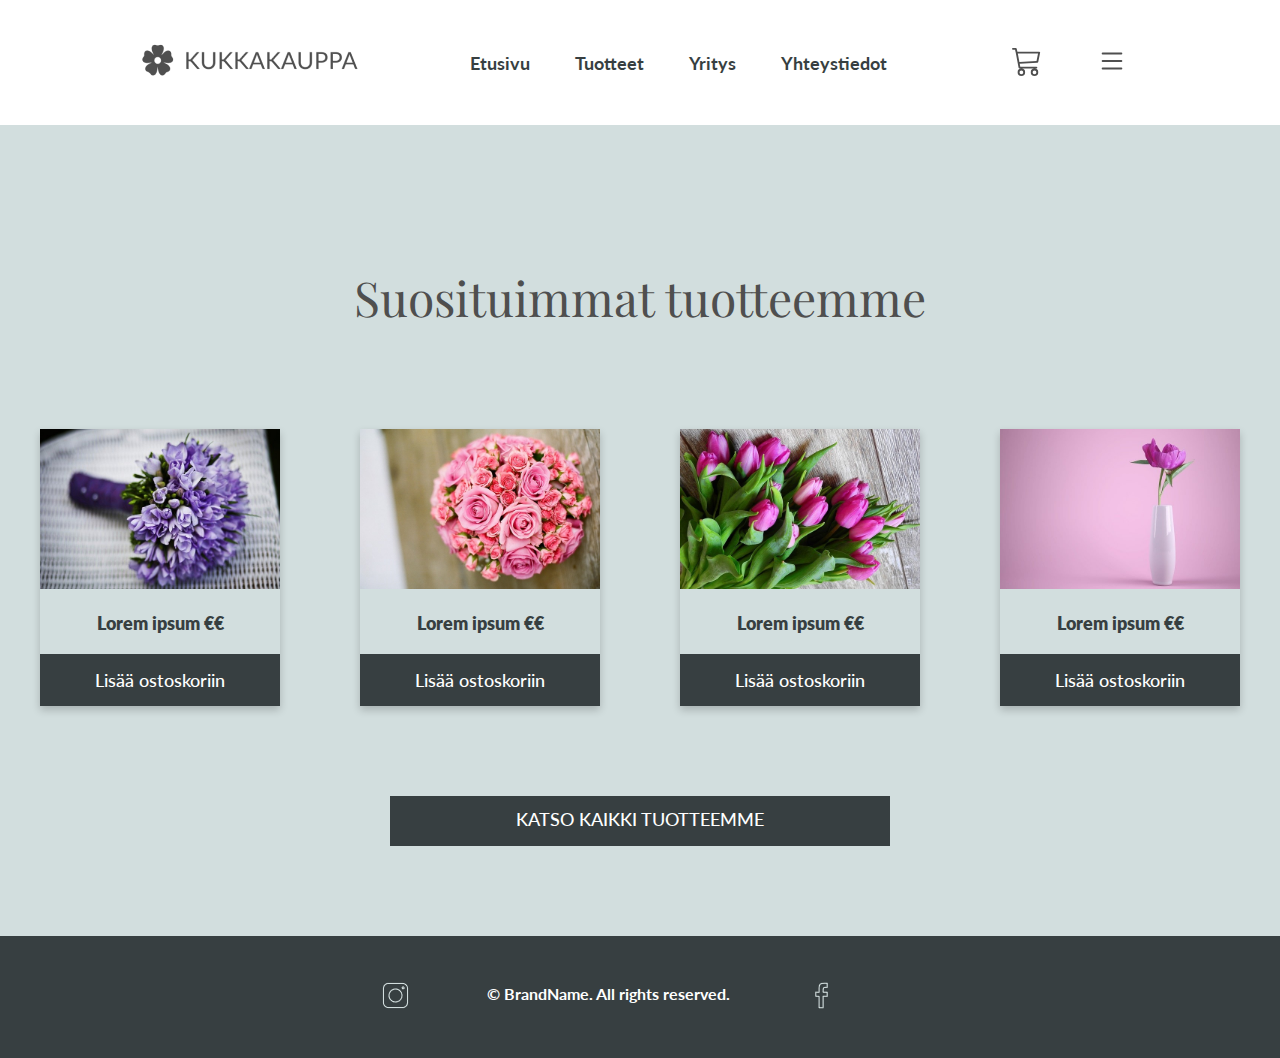
<file: css-flex/index.html>
<!DOCTYPE html>
<html lang="fi">
<head>
    <meta charset="UTF-8">
    <meta http-equiv="X-UA-Compatible" content="IE=edge">
    <meta name="viewport" content="width=device-width, initial-scale=1.0">
       
<!--Linkit tyylitiedostoihin-->
    <link rel="stylesheet" href="roosa_tyylit.css">  
    <link rel="stylesheet" href="header-footer.css">

    <title>Kukkakauppa</title>

<!--Fontti Lato-->
    <link href="https://fonts.googleapis.com/css2?family=Licorice&display=swap" rel="stylesheet">
    <link href="https://fonts.googleapis.com/css2?family=Lato:wght@300&display=swap" rel="stylesheet"> 
    <meta name="viewport" content="width=device-width,initial-scale=1.0,minimum-scale=1.0,maximum-scale=1.0">

<!--Fontti Playfair Display-->
    <link rel="preconnect" href="https://fonts.googleapis.com">
    <link rel="preconnect" href="https://fonts.gstatic.com" crossorigin>
    <link href="https://fonts.googleapis.com/css2?family=Licorice&family=Playfair+Display:ital,wght@1,400;1,500&display=swap" rel="stylesheet"> 
</head>


<body>
<!--Header-->
	<header>
		<div class="logo">
		  <a href="index.html"><img src="images/logo.png" alt="Kukkakauppa"></a>
        </div>

		  <nav>
			<ul class="nav-links">
				<li><a href="index.html">Etusivu</a></li>
				<li><a href="tuotteet.php">Tuotteet</a></li>
				<li><a href="kukkakauppa.html">Yritys</a></li>
				<li><a href="ota-yhteytta.html">Yhteystiedot</a></li>
			</ul>
		</nav>
		<div class="buttons">
			<button onclick="document.location='ostoskori.php'" class="btn-primary"><svg xmlns="http://www.w3.org/2000/svg" width="30" height="30" fill="currentColor" class="bi bi-cart3" viewBox="0 0 16 16">
				<path d="M0 1.5A.5.5 0 0 1 .5 1H2a.5.5 0 0 1 .485.379L2.89 3H14.5a.5.5 0 0 1 .49.598l-1 5a.5.5 0 0 1-.465.401l-9.397.472L4.415 11H13a.5.5 0 0 1 0 1H4a.5.5 0 0 1-.491-.408L2.01 3.607 1.61 2H.5a.5.5 0 0 1-.5-.5zM3.102 4l.84 4.479 9.144-.459L13.89 4H3.102zM5 12a2 2 0 1 0 0 4 2 2 0 0 0 0-4zm7 0a2 2 0 1 0 0 4 2 2 0 0 0 0-4zm-7 1a1 1 0 1 1 0 2 1 1 0 0 1 0-2zm7 0a1 1 0 1 1 0 2 1 1 0 0 1 0-2z"/>
			  </svg></button>             

        <div class="dropdown">      
            <button class="dropbtn">
                <svg xmlns="http://www.w3.org/2000/svg" width="30" height="30" fill="#4F4F4F" class="bi bi-list" viewBox="0 0 16 16">
                    <path fill-rule="evenodd" d="M2.5 12a.5.5 0 0 1 .5-.5h10a.5.5 0 0 1 0 1H3a.5.5 0 0 1-.5-.5zm0-4a.5.5 0 0 1 .5-.5h10a.5.5 0 0 1 0 1H3a.5.5 0 0 1-.5-.5zm0-4a.5.5 0 0 1 .5-.5h10a.5.5 0 0 1 0 1H3a.5.5 0 0 1-.5-.5z"/>
                </svg>
            </button>
                <div class="dropdown-content">
                  <a href="index.html">Etusivu</a>
                  <a href="tuotteet.html">Tuotteet</a>
                  <a href="kukkakauppa.html">Yritys</a>
                  <a href="ota-yhteytta.html">Yhteystiedot</a>
                </div>
        </div>
        </div>
	</header>


<!--Main-->
    <main>
        <div class="content-container">  

        <!--Teksti-->     
            <div class="text">
                Suosituimmat tuotteemme
            </div>

        <!--Tuotekortit-->
            <div class="card-container">
                <div class="card">
                    <img src="images/violetti_kimppu.jpg" alt="violetti kimppu" style="width: 100%">
                    <div class="p1">Lorem ipsum €€</div>
                    <p><button>Lisää ostoskoriin</button></p>
                </div>

                <div class="card">
                    <img src="images/ruusukimppu.jpg" alt="ruusukimppu" style="width:100%">
                    <div class="p1">Lorem ipsum €€</div>
                    <p><button>Lisää ostoskoriin</button></p>
                </div>

                <div class="card">
                    <img src="images/Tulppaanit.jpg" alt="tulppaanikimppu" style="width:100%">
                    <div class="p1">Lorem ipsum €€</div>
                    <p><button>Lisää ostoskoriin</button></p>
                </div>

                <div class="card">
                    <img src="images/maljakko.jpg" alt="kukka maljakossa" style="width:100%">
                    <div class="p1">Lorem ipsum €€</div>
                    <p><button>Lisää ostoskoriin</button></p>
                </div>
            </div>

        <div class="button1" onclick="document.location='tuotteet.php'">Katso kaikki tuotteemme
        </div>
            

        </div>
     </main>

<!--Footer-->
     <footer>
		<div class="footer">
			<div class="footer-heading footer-1">
				<a href="#"><img src="images/ig55.png" alt="Instagram"></a>
			</div>
			<div class="footer-heading footer-2">
				<h4>© BrandName. All rights reserved.</h4>
			</div>
			<div class="footer-heading footer-3">
				<a href="#"><img src="images/face55.png" alt="Facebook"></a>
			</div>
		</div>
	</footer>

</body>
</html>
</file>
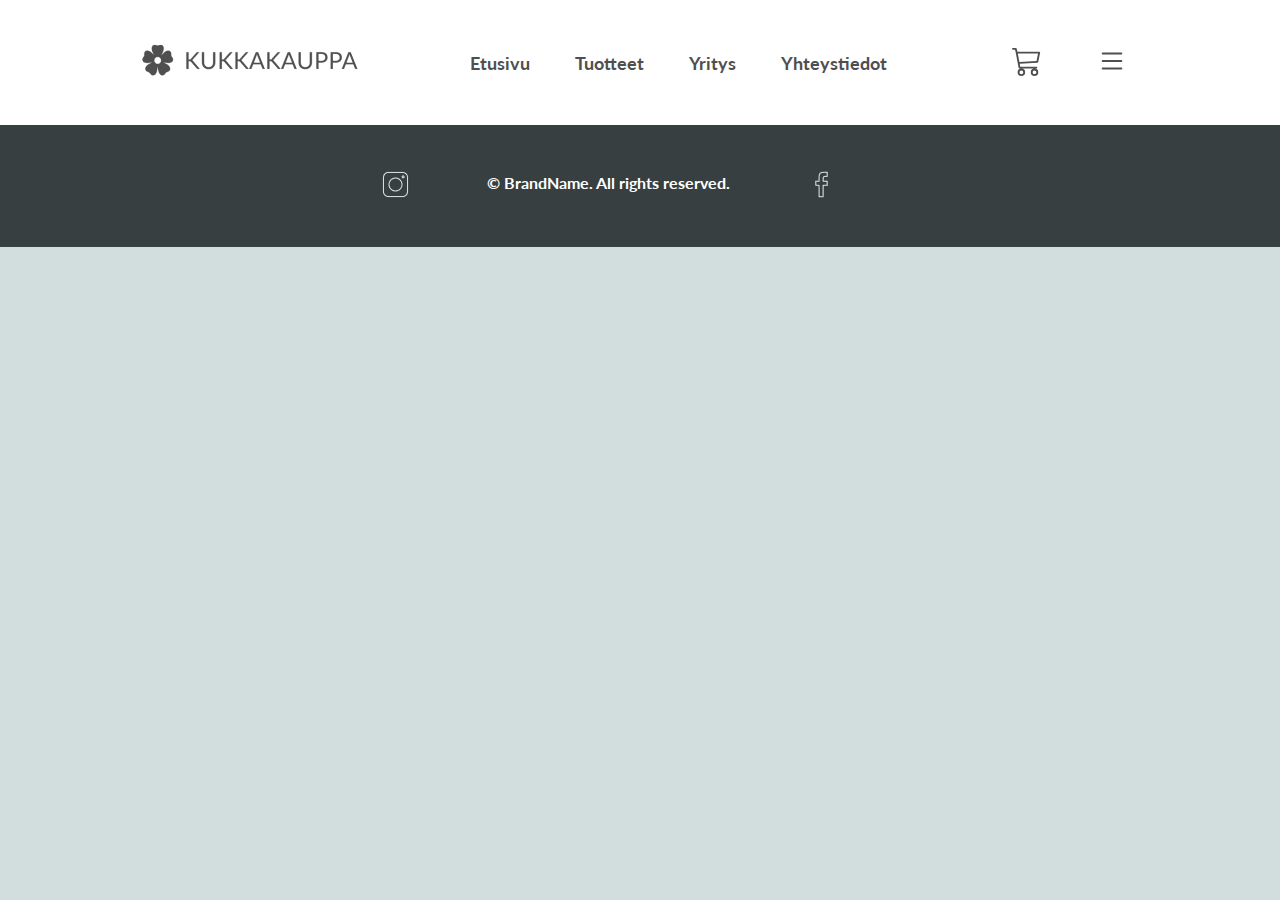
<file: css-flex/header-footer.html>
<!DOCTYPE html>
<html lang="fi">
<head>
    <meta charset="UTF-8">
    <meta http-equiv="X-UA-Compatible" content="IE=edge">
    <meta name="viewport" content="width=device-width, initial-scale=1.0">
    <link rel="stylesheet" type="text/css" href="header-footer.css">
	<link href="https://fonts.googleapis.com/css2?family=Lato:wght@300&display=swap" rel="stylesheet"> 
    <title>Document</title>
</head>
<body>
	
	<header>
		<div class="logo">
		  <a href="index.html"><img src="images/logo.png" alt="Kukkakauppa"></a>
		</div>

		  <nav>
			<ul class="nav-links">
				<li><a href="index.html">Etusivu</a></li>
				<li><a href="tuotteet.html">Tuotteet</a></li>
				<li><a href="kukkakauppa.html">Yritys</a></li>
				<li><a href="ota-yhteytta.html">Yhteystiedot</a></li>
			</ul>
		</nav>
		<div class="buttons">
			<button class="btn-primary"><svg xmlns="http://www.w3.org/2000/svg" width="30" height="30" fill="currentColor" class="bi bi-cart3" viewBox="0 0 16 16">
				<path d="M0 1.5A.5.5 0 0 1 .5 1H2a.5.5 0 0 1 .485.379L2.89 3H14.5a.5.5 0 0 1 .49.598l-1 5a.5.5 0 0 1-.465.401l-9.397.472L4.415 11H13a.5.5 0 0 1 0 1H4a.5.5 0 0 1-.491-.408L2.01 3.607 1.61 2H.5a.5.5 0 0 1-.5-.5zM3.102 4l.84 4.479 9.144-.459L13.89 4H3.102zM5 12a2 2 0 1 0 0 4 2 2 0 0 0 0-4zm7 0a2 2 0 1 0 0 4 2 2 0 0 0 0-4zm-7 1a1 1 0 1 1 0 2 1 1 0 0 1 0-2zm7 0a1 1 0 1 1 0 2 1 1 0 0 1 0-2z"/>
			  </svg></button>

        <div class="dropdown">      
            <button class="dropbtn">
                <svg xmlns="http://www.w3.org/2000/svg" width="30" height="30" fill="#4F4F4F" class="bi bi-list" viewBox="0 0 16 16">
                    <path fill-rule="evenodd" d="M2.5 12a.5.5 0 0 1 .5-.5h10a.5.5 0 0 1 0 1H3a.5.5 0 0 1-.5-.5zm0-4a.5.5 0 0 1 .5-.5h10a.5.5 0 0 1 0 1H3a.5.5 0 0 1-.5-.5zm0-4a.5.5 0 0 1 .5-.5h10a.5.5 0 0 1 0 1H3a.5.5 0 0 1-.5-.5z"/>
                </svg>
            </button>
                <div class="dropdown-content">
                  <a href="index.html">Etusivu</a>
                  <a href="tuotteet.html">Tuotteet</a>
                  <a href="kukkakauppa.html">Yritys</a>
                  <a href="ota-yhteytta.html">Yhteystiedot</a>
                </div>
        </div>
			</div>
	</header>

	<!-- Footer alku-->
	<footer>
		<div class="footer">
			<div class="footer-heading footer-1">
				<a href="#"><img src="images/ig55.png" alt="Instagram"></a>
			</div>
			<div class="footer-heading footer-2">
				<h4>© BrandName. All rights reserved.</h4>
			</div>
			<div class="footer-heading footer-3">
				<a href="#"><img src="images/face55.png" alt="Facebook"></a>
			</div>
		</div>
	</footer>

<!-- Footer loppu-->
</body>
</html>
</file>
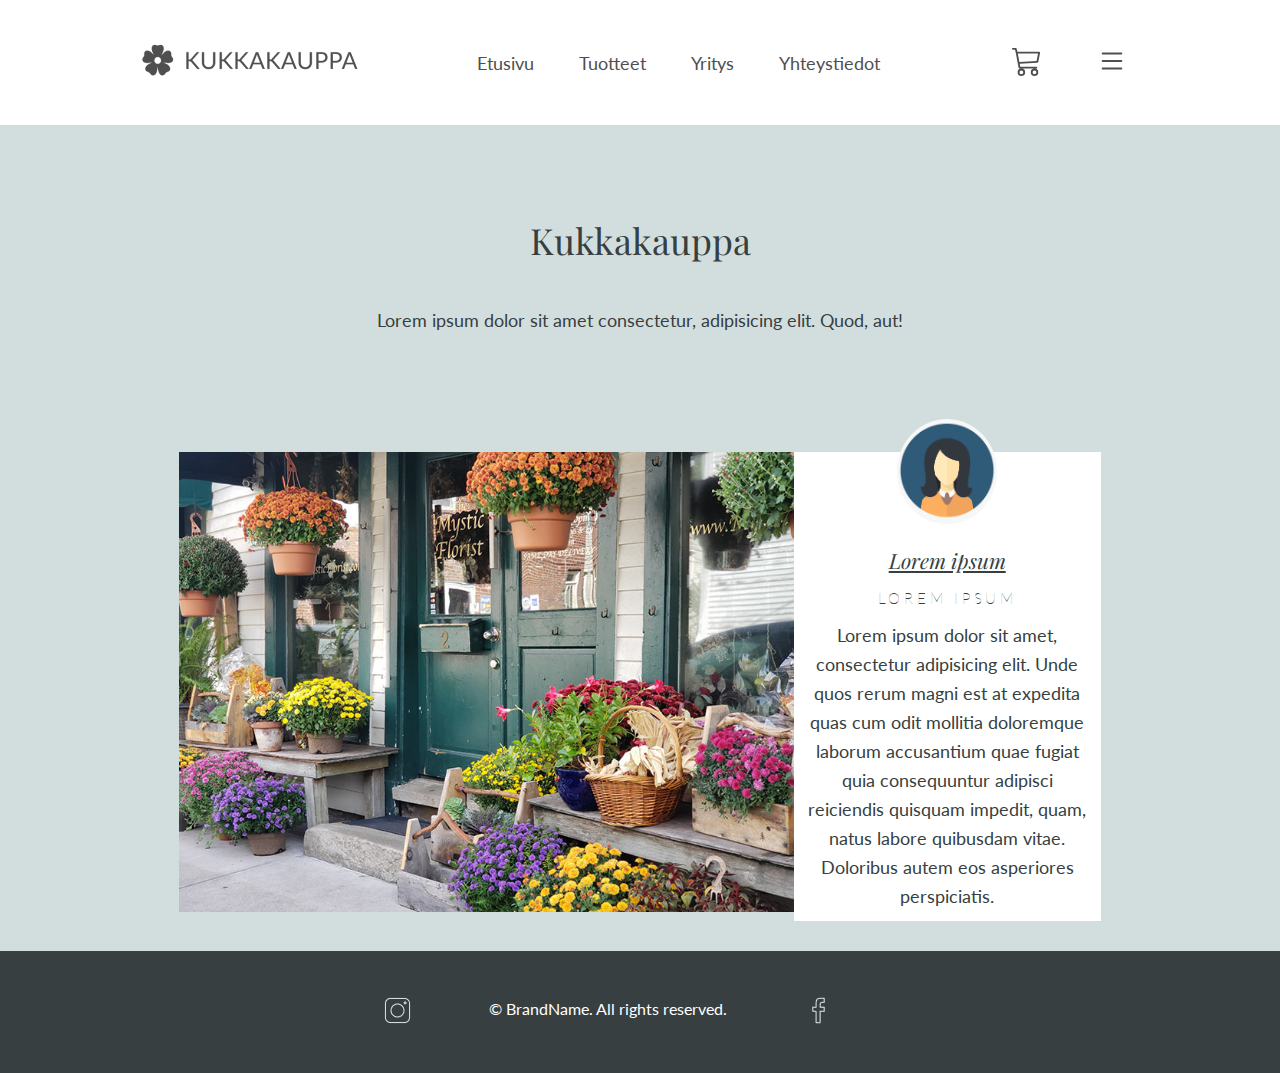
<file: css-flex/kukkakauppa.html>
<!DOCTYPE html>
<html lang="fi">
<head>
    <meta charset="UTF-8">
    <meta http-equiv="X-UA-Compatible" content="IE=edge">
    <meta name="viewport" content="width=device-width, initial-scale=1.0">
    <title>Yritys</title>
    <!-- tyyli css -->

    <link rel="stylesheet" href="header-footer.css">
    <link rel="stylesheet" href="tyylit_paula.css">
    
    <!-- fontit Lato ja Playfair Display-->
    <link rel="preconnect" href="https://fonts.googleapis.com">
    <link rel="preconnect" href="https://fonts.gstatic.com" crossorigin>
    <link href="https://fonts.googleapis.com/css2?family=Lato:wght@300;400&family=Playfair+Display:ital@1&display=swap" rel="stylesheet">




</head>

<body>

    <!-- header -->
    <header>
      <div class="logo">
        <a href="index.html"><img src="images/logo.png" alt="Kukkakauppa"></a>
      </div>
  
        <nav>
        <ul class="nav-links">
          <li><a href="index.html">Etusivu</a></li>
          <li><a href="tuotteet.php">Tuotteet</a></li>
          <li><a href="kukkakauppa.html">Yritys</a></li>
          <li><a href="ota-yhteytta.html">Yhteystiedot</a></li>
        </ul>
      </nav>
      <div class="buttons">
        <button onclick="document.location='ostoskori.php'" class="btn-primary"><svg xmlns="http://www.w3.org/2000/svg" width="30" height="30" fill="currentColor" class="bi bi-cart3" viewBox="0 0 16 16">
          <path d="M0 1.5A.5.5 0 0 1 .5 1H2a.5.5 0 0 1 .485.379L2.89 3H14.5a.5.5 0 0 1 .49.598l-1 5a.5.5 0 0 1-.465.401l-9.397.472L4.415 11H13a.5.5 0 0 1 0 1H4a.5.5 0 0 1-.491-.408L2.01 3.607 1.61 2H.5a.5.5 0 0 1-.5-.5zM3.102 4l.84 4.479 9.144-.459L13.89 4H3.102zM5 12a2 2 0 1 0 0 4 2 2 0 0 0 0-4zm7 0a2 2 0 1 0 0 4 2 2 0 0 0 0-4zm-7 1a1 1 0 1 1 0 2 1 1 0 0 1 0-2zm7 0a1 1 0 1 1 0 2 1 1 0 0 1 0-2z"/>
          </svg></button>
  
          <div class="dropdown">      
              <button class="dropbtn">
                  <svg xmlns="http://www.w3.org/2000/svg" width="30" height="30" fill="#4F4F4F" class="bi bi-list" viewBox="0 0 16 16">
                      <path fill-rule="evenodd" d="M2.5 12a.5.5 0 0 1 .5-.5h10a.5.5 0 0 1 0 1H3a.5.5 0 0 1-.5-.5zm0-4a.5.5 0 0 1 .5-.5h10a.5.5 0 0 1 0 1H3a.5.5 0 0 1-.5-.5zm0-4a.5.5 0 0 1 .5-.5h10a.5.5 0 0 1 0 1H3a.5.5 0 0 1-.5-.5z"/>
                  </svg>
              </button>
                  <div class="dropdown-content">
                    <a href="index.html">Etusivu</a>
                    <a href="tuotteet.html">Tuotteet</a>
                    <a href="kukkakauppa.html">Yritys</a>
                    <a href="ota-yhteytta.html">Yhteystiedot</a>
                  </div>
          </div>
        </div>
    </header> <!-- header päättyy -->

    <!-- main alkaa -->
    <main>
      <div class="flex-container">
          <div class="flex-item-full">
              <h1>Kukkakauppa</h1>

              <p>Lorem ipsum dolor sit amet consectetur, adipisicing elit. Quod, aut!</p>
          </div>
      </div> 

      <div class="flex-container">
          <div class="flex-item-left60">
              <img class="img-fluid" src="mystic-florist.jpg" alt="kukkia">
          </div>
          <div class="flex-item-right30">
              <img src="person.png" alt="person" class="PalleroKuva">
              <h3>Lorem ipsum</h3>
              <h5>Lorem ipsum</h5>
              <p> Lorem ipsum dolor sit amet, consectetur adipisicing elit. Unde quos rerum magni est at expedita quas cum odit mollitia doloremque laborum accusantium quae fugiat quia consequuntur adipisci reiciendis quisquam impedit, quam, natus labore quibusdam vitae. Doloribus autem eos asperiores perspiciatis.</p>
          </div>
      </div>
    </main>
    <!-- main päättyy -->


    <!-- footer -->
    <footer>
      <div class="footer">
        <div class="footer-heading footer-1">
          <a href="#"><img src="images/ig55.png" alt="Instagram"></a>
        </div>
        <div class="footer-heading footer-2">
          <h4>© BrandName. All rights reserved.</h4>
        </div>
        <div class="footer-heading footer-3">
          <a href="#"><img src="images/face55.png" alt="Facebook"></a>
        </div>
      </div>
    </footer>
  

    <!-- footer päättyy-->
    
</body>

</html>
</file>
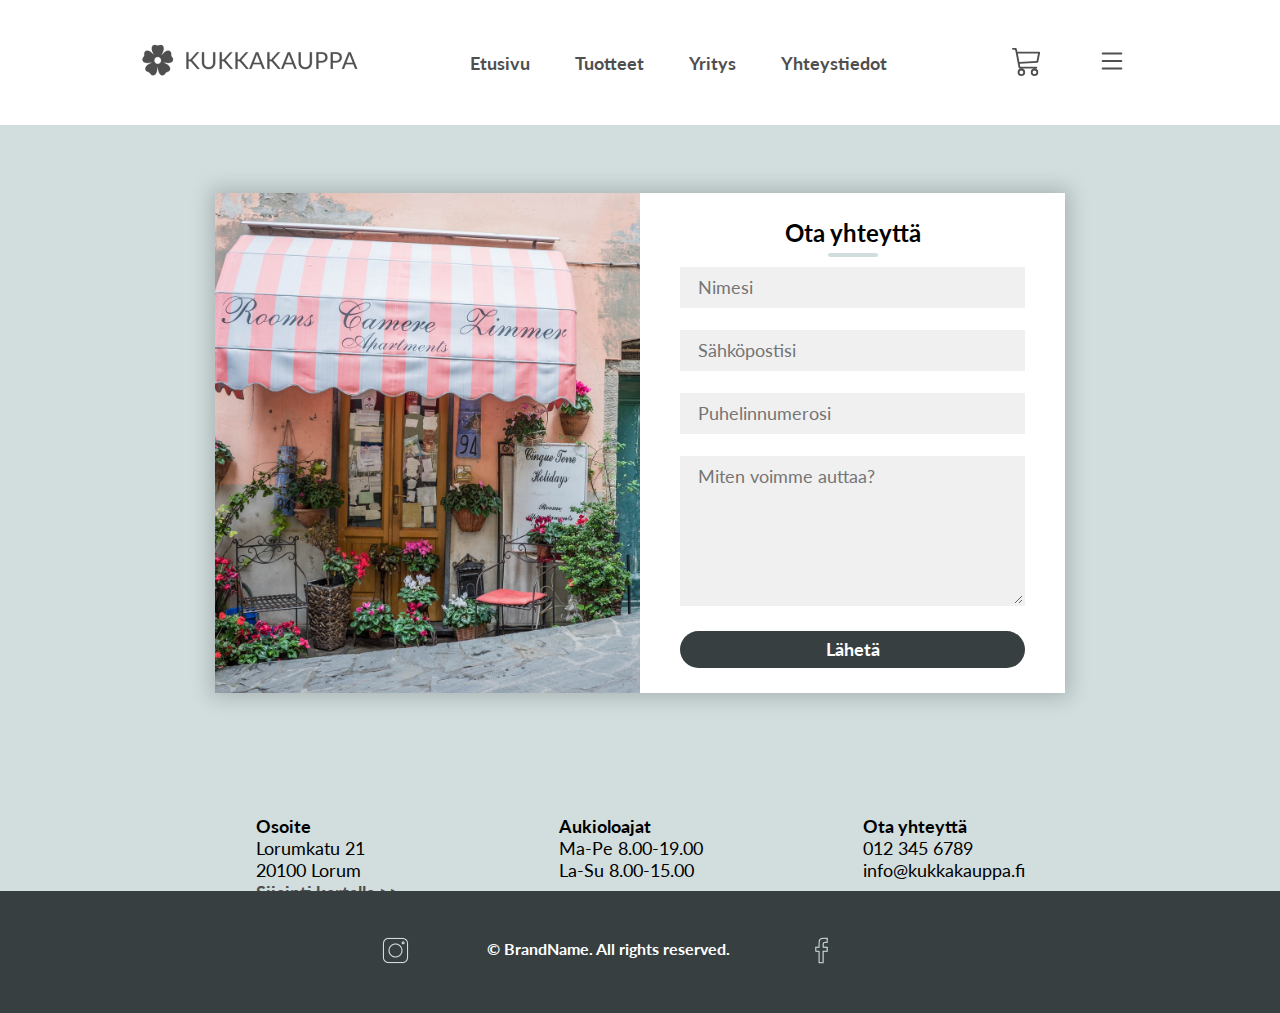
<file: css-flex/ota-yhteytta.html>
<!DOCTYPE html>
<html lang="fi">
<head>
    <meta charset="UTF-8">
    <meta http-equiv="X-UA-Compatible" content="IE=edge">
    <meta name="viewport" content="width=device-width, initial-scale=1.0">
    <title>Ota yhteyttä</title>
	<link rel="stylesheet" type="text/css" href="header-footer.css">
	<link rel="stylesheet" type="text/css" href="niklas-style.css">
	<link href="https://fonts.googleapis.com/css2?family=Lato:wght@300&display=swap" rel="stylesheet"> 
</head>
<body>
	<header>
		<div class="logo">
		  <a href="index.html"><img src="images/logo.png" alt="Kukkakauppa"></a>
		</div>

		  <nav>
			<ul class="nav-links">
				<li><a href="index.html">Etusivu</a></li>
				<li><a href="tuotteet.php">Tuotteet</a></li>
				<li><a href="kukkakauppa.html">Yritys</a></li>
				<li><a href="ota-yhteytta.html">Yhteystiedot</a></li>
			</ul>
		</nav>
		<div class="buttons">
			<button onclick="document.location='ostoskori.php'" class="btn-primary"><svg xmlns="http://www.w3.org/2000/svg" width="30" height="30" fill="currentColor" class="bi bi-cart3" viewBox="0 0 16 16">
				<path d="M0 1.5A.5.5 0 0 1 .5 1H2a.5.5 0 0 1 .485.379L2.89 3H14.5a.5.5 0 0 1 .49.598l-1 5a.5.5 0 0 1-.465.401l-9.397.472L4.415 11H13a.5.5 0 0 1 0 1H4a.5.5 0 0 1-.491-.408L2.01 3.607 1.61 2H.5a.5.5 0 0 1-.5-.5zM3.102 4l.84 4.479 9.144-.459L13.89 4H3.102zM5 12a2 2 0 1 0 0 4 2 2 0 0 0 0-4zm7 0a2 2 0 1 0 0 4 2 2 0 0 0 0-4zm-7 1a1 1 0 1 1 0 2 1 1 0 0 1 0-2zm7 0a1 1 0 1 1 0 2 1 1 0 0 1 0-2z"/>
			  </svg></button>

        <div class="dropdown">      
            <button class="dropbtn">
                <svg xmlns="http://www.w3.org/2000/svg" width="30" height="30" fill="#4F4F4F" class="bi bi-list" viewBox="0 0 16 16">
                    <path fill-rule="evenodd" d="M2.5 12a.5.5 0 0 1 .5-.5h10a.5.5 0 0 1 0 1H3a.5.5 0 0 1-.5-.5zm0-4a.5.5 0 0 1 .5-.5h10a.5.5 0 0 1 0 1H3a.5.5 0 0 1-.5-.5zm0-4a.5.5 0 0 1 .5-.5h10a.5.5 0 0 1 0 1H3a.5.5 0 0 1-.5-.5z"/>
                </svg>
            </button>
                <div class="dropdown-content">
                  <a href="index.html">Etusivu</a>
                  <a href="tuotteet.html">Tuotteet</a>
                  <a href="kukkakauppa.html">Yritys</a>
                  <a href="ota-yhteytta.html">Yhteystiedot</a>
                </div>
        </div>
			</div>
	</header>

		<div class="container">
			<div class="contact-box">
				<div class="left"></div>
				<div class="right">
					<h2>Ota yhteyttä</h2>
					<input type="text" class="field" placeholder="Nimesi">
					<input type="text" class="field" placeholder="Sähköpostisi">
					<input type="text" class="field" placeholder="Puhelinnumerosi">
					<textarea placeholder="Miten voimme auttaa?" class="field"></textarea>
					<button class="laheta">Lähetä</button>
				</div>
			</div>


		</div>

		<div class="contacts">
			<div class="contact-1">
				<p><b>Osoite</b></p>
				<p>Lorumkatu 21</p>
				<p>20100 Lorum</p>
				<a href="#">Sijainti kartalla >></a>
			</div>
			<div class="contact-2">
				<p><b>Aukioloajat</b></p>
				<p>Ma-Pe 8.00-19.00</p>
				<p>La-Su 8.00-15.00</p>
			</div>
			<div class="contact-3">
				<p><b>Ota yhteyttä</b></p>
				<p>012 345 6789</p>
				<p>info@kukkakauppa.fi</p>
			</div>
		</div>

<!-- Footer alku-->
		<footer>
			<div class="footer">
				<div class="footer-heading footer-1">
					<a href="#"><img src="images/ig55.png" alt="Instagram"></a>
				</div>
				<div class="footer-heading footer-2">
					<h4>© BrandName. All rights reserved.</h4>
				</div>
				<div class="footer-heading footer-3">
					<a href="#"><img src="images/face55.png" alt="Facebook"></a>
				</div>
			</div>
		</footer>

<!-- Footer loppu-->
</body>
</html>
</file>
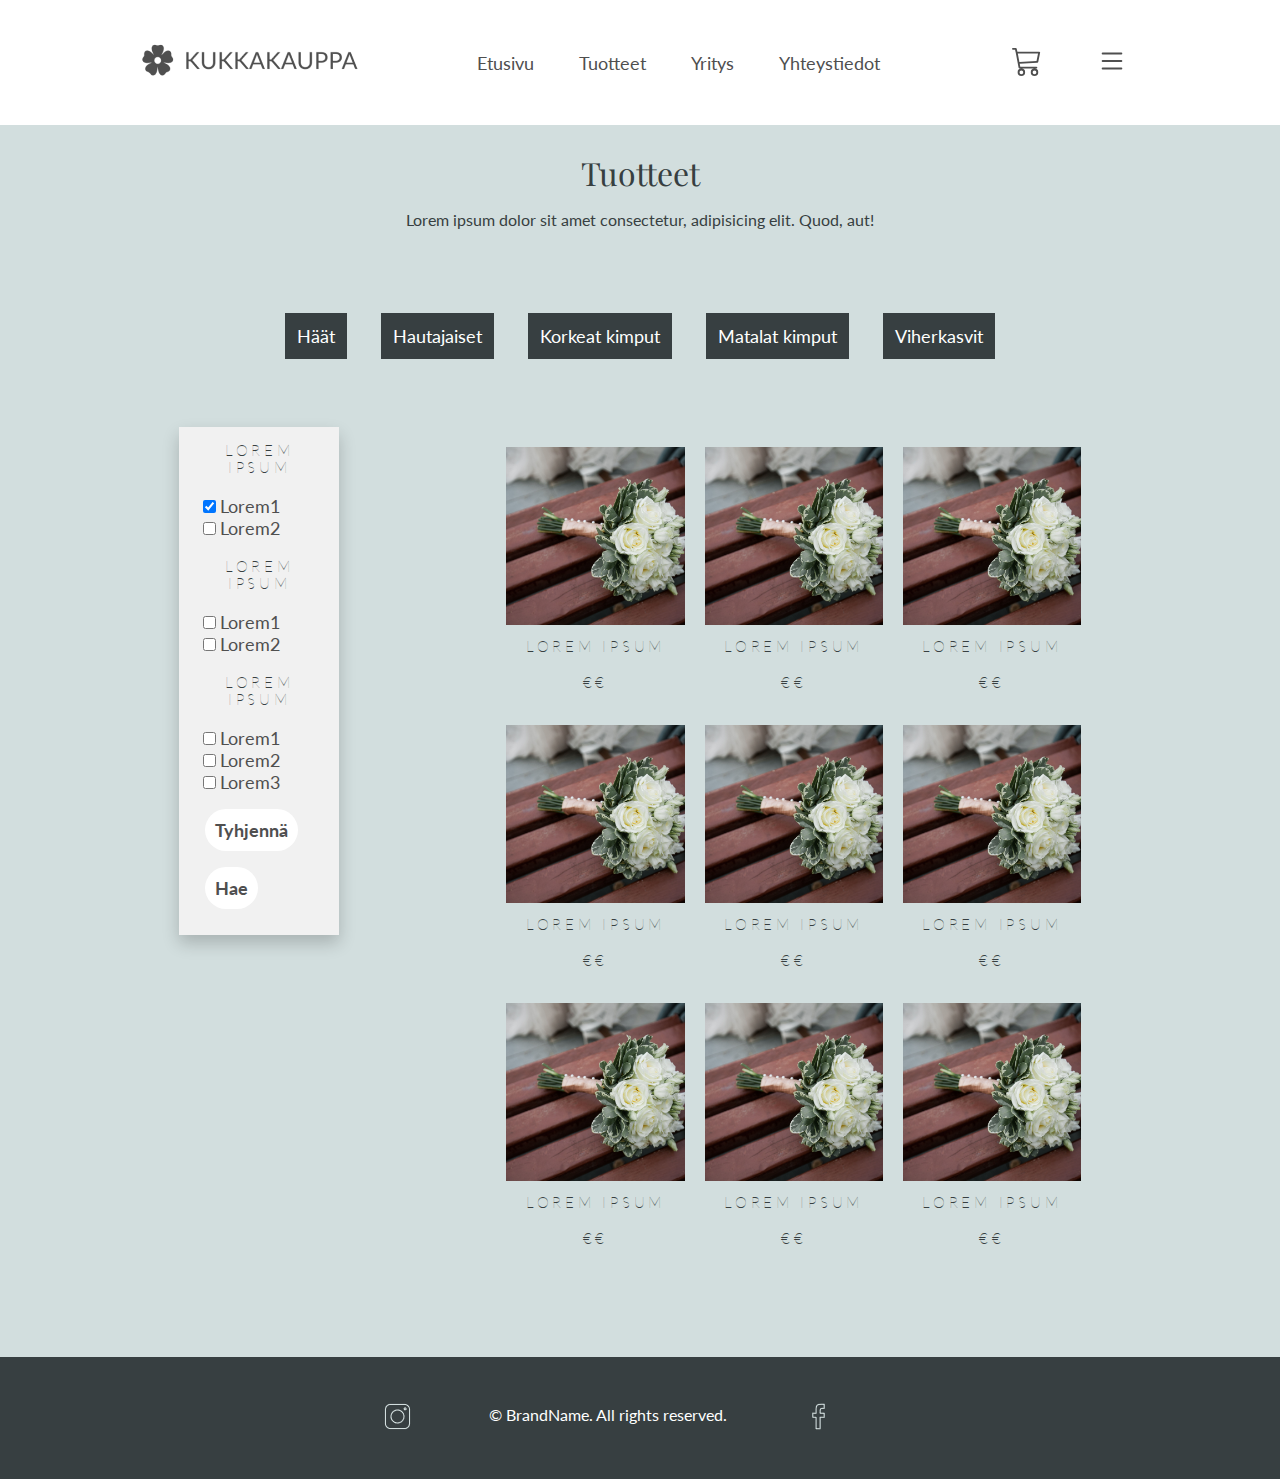
<file: css-flex/tuotteet.html>
<!DOCTYPE html>
<html lang="fi">
  <head>
    <meta charset="UTF-8">
    <meta http-equiv="X-UA-Compatible" content="IE=edge">
    <meta name="viewport" content="width=device-width, initial-scale=1.0">
    <title>Tuotteet</title>

    <!-- Tyylit -->
    <link rel="stylesheet" href="header-footer.css">
    <link rel="stylesheet" href="tuotteet.css">
    

    <!-- Fontit -->
    <link rel="preconnect" href="https://fonts.googleapis.com">
    <link rel="preconnect" href="https://fonts.gstatic.com" crossorigin>
    <link href="https://fonts.googleapis.com/css2?family=Lato:wght@300;400&family=Playfair+Display:ital@1&display=swap" rel="stylesheet">
    
 
</head>

<body>
  <script>
    
    



    function showHideSearch() {
      var searchdropdown  = document.getElementById("searchdropdown-content");
      var searchdropbtn = document.getElementById("searchdropbtn");


      if (searchdropdown == null){
        return;
      }


      if (searchdropdown.style.display === "none") {
        searchdropdown.style.display = "flex";
        searchdropbtn.style.display = "none";
      } else {
        searchdropdown.style.display = "none";
        searchdropbtn.style.display = "flex";
      }
    }
    
    function AutoshowHideSearch(){
      var searchdropdown  = document.getElementById("searchdropdown-content");
      var searchdropbtn = document.getElementById("searchdropbtn");

      //console.log("screen size "+window.innerWidth);
      if (searchdropdown == null){
        return;
      }

      if (window.innerWidth > 800){
        
        searchdropdown.style.display = "flex";
        searchdropbtn.style.display = "none";
      }
      else{
        searchdropdown.style.display = "none";
        searchdropbtn.style.display = "flex";
      }

    }
    window.addEventListener('resize', AutoshowHideSearch);
    AutoshowHideSearch();

  </script>



     <!-- header -->
     <header>
      <div class="logo">
        <a href="index.html"><img src="images/logo.png" alt="Kukkakauppa"></a>
      </div>
  
        <nav>
        <ul class="nav-links">
          <li><a href="index.html">Etusivu</a></li>
          <li><a href="tuotteet.html">Tuotteet</a></li>
          <li><a href="kukkakauppa.html">Yritys</a></li>
          <li><a href="ota-yhteytta.html">Yhteystiedot</a></li>
        </ul>
      </nav>
      <div class="buttons">
        <button onclick="document.location='ostoskori.php'" class="btn-primary"><svg xmlns="http://www.w3.org/2000/svg" width="30" height="30" fill="currentColor" class="bi bi-cart3" viewBox="0 0 16 16">
          <path d="M0 1.5A.5.5 0 0 1 .5 1H2a.5.5 0 0 1 .485.379L2.89 3H14.5a.5.5 0 0 1 .49.598l-1 5a.5.5 0 0 1-.465.401l-9.397.472L4.415 11H13a.5.5 0 0 1 0 1H4a.5.5 0 0 1-.491-.408L2.01 3.607 1.61 2H.5a.5.5 0 0 1-.5-.5zM3.102 4l.84 4.479 9.144-.459L13.89 4H3.102zM5 12a2 2 0 1 0 0 4 2 2 0 0 0 0-4zm7 0a2 2 0 1 0 0 4 2 2 0 0 0 0-4zm-7 1a1 1 0 1 1 0 2 1 1 0 0 1 0-2zm7 0a1 1 0 1 1 0 2 1 1 0 0 1 0-2z"/>
          </svg></button>
  
          <div class="dropdown">      
              <button class="dropbtn">
                  <svg xmlns="http://www.w3.org/2000/svg" width="30" height="30" fill="#4F4F4F" class="bi bi-list" viewBox="0 0 16 16">
                      <path fill-rule="evenodd" d="M2.5 12a.5.5 0 0 1 .5-.5h10a.5.5 0 0 1 0 1H3a.5.5 0 0 1-.5-.5zm0-4a.5.5 0 0 1 .5-.5h10a.5.5 0 0 1 0 1H3a.5.5 0 0 1-.5-.5zm0-4a.5.5 0 0 1 .5-.5h10a.5.5 0 0 1 0 1H3a.5.5 0 0 1-.5-.5z"/>
                  </svg>
              </button>
                  <div class="dropdown-content">
                    <a href="index.html">Etusivu</a>
                    <a href="tuotteet.html">Tuotteet</a>
                    <a href="kukkakauppa.html">Yritys</a>
                    <a href="ota-yhteytta.html">Yhteystiedot</a>
                  </div>
          </div>
        </div>
    </header> <!-- header päättyy -->


    <!-- main alkaa -->
    <main>
      <div class="flex-container-1">
              <h1>Tuotteet</h1>
              <p>Lorem ipsum dolor sit amet consectetur, adipisicing elit. Quod, aut!</p>
      </div>
      
        
          <div class="flex-item-full">
                 
            <button class="filter-button"><p>Häät </p></button>
            <button class="filter-button"><p>Hautajaiset</p></button>
            <button class="filter-button"><p>Korkeat kimput</p></button>
            <button class="filter-button"><p>Matalat kimput</p></button>
            <button class="filter-button"><p>Viherkasvit</p></button>
          
       
          </div>
       <!--- <img src="images/hyasintit.jpg" alt="hyasintit"> -->

      <div class="flex-container">

          <!-- Filter alkaa-->

           
          <div class="flex-item-left30">

            
              <button id="searchdropbtn" class="searchdropbtn" onclick="showHideSearch()">Filter</button>
              <div class="searchdropdown-content" id="searchdropdown-content">
                <form class="filter">
                  <h5>Lorem ipsum</h5>
                  <ul  class="no-bullets">
                    <li>
                      <input type="checkbox" id="filter1-1" name="filter1-1" value="1" checked>
                      <label for="filter1-1">Lorem1</label>
                    </li>
                    <li>
                      <input type="checkbox" id="filter1-2" name="filter1-2" value="2" >
                      <label for="filter1-2">Lorem2</label>
                    </li>

                  </ul>
                  <h5>Lorem ipsum</h5>
                  <ul  class="no-bullets">
                    <li>
                      <input type="checkbox" id="filter2-1" name="filter2-1" value="1" >
                      <label for="filter2-1">Lorem1</label>
                    </li>
                    <li>
                      <input type="checkbox" id="filter2-2" name="filter2-2" value="2" >
                      <label for="filter2-2">Lorem2</label>
                    </li>

                  </ul>
                  <h5>Lorem ipsum</h5>
                  <ul  class="no-bullets">
                    <li>
                      <input type="checkbox" id="filter3-1" name="filter3-1" >
                      <label for="filter3-1">Lorem1</label>
                    </li>
                    <li>
                      <input type="checkbox" id="filter3-2" name="filter3-2" >
                      <label for="filter3-2">Lorem2</label>
                    </li>
                    <li>
                      <input type="checkbox" id="filter3-3" name="filter3-3" >
                      <label for="filter3-3">Lorem3</label>
                    </li>
                  </ul>

                  <button class="clear">Tyhjennä</button>
                  <button class="clear" onclick="showHideSearch()">Hae</button>

                </form>
            
          </div>
          </div>
          
          <div class="flex-item-right60">

            <div class="flex-item-column">
              <div class="flex-item-product">
                  <img class="img-product" src="morsius.jpg" alt="kukkia">
                  <h5>Lorem ipsum</h5>
                  <h5>€€</h5>
              </div>

              <div class="flex-item-product">
                  <img class="img-product" src="morsius.jpg" alt="kukkia">
                  <h5>Lorem ipsum</h5>
                  <h5>€€</h5>
              </div>

              <div class="flex-item-product">
                  <img class="img-product" src="morsius.jpg" alt="kukkia">
                  <h5>Lorem ipsum</h5>
                  <h5>€€</h5>
              </div>
            </div>
            <div class="flex-item-row">
              <div class="flex-item-product">
                  <img class="img-product" src="morsius.jpg" alt="kukkia">
                  <h5>Lorem ipsum</h5>
                  <h5>€€</h5>
              </div>

              <div class="flex-item-product">
                  <img class="img-product" src="morsius.jpg" alt="kukkia">
                  <h5>Lorem ipsum</h5>
                  <h5>€€</h5>
              </div>

              <div class="flex-item-product">
                  <img class="img-product" src="morsius.jpg" alt="kukkia">
                  <h5>Lorem ipsum</h5>
                  <h5>€€</h5>
              </div>
          </div>
          <div class="flex-item-row">
            <div class="flex-item-product">
                <img class="img-product" src="morsius.jpg" alt="kukkia">
                <h5>Lorem ipsum</h5>
                <h5>€€</h5>
            </div>

            <div class="flex-item-product">
                <img class="img-product" src="morsius.jpg" alt="kukkia">
                <h5>Lorem ipsum</h5>
                <h5>€€</h5>
            </div>

            <div class="flex-item-product">
                <img class="img-product" src="morsius.jpg" alt="kukkia">
                <h5>Lorem ipsum</h5>
                <h5>€€</h5>
            </div>
        </div>

       

      </div> 
    </main> <!-- main päättyy -->
  

    <!-- Footer alkaa-->
	  <footer>
		  <div class="footer">
			  <div class="footer-heading footer-1">
				  <a href="#"><img src="images/ig55.png" alt="Instagram"></a>
			  </div>
			  <div class="footer-heading footer-2">
				  <h4>© BrandName. All rights reserved.</h4>
			  </div>
			  <div class="footer-heading footer-3">
				  <a href="#"><img src="images/face55.png" alt="Facebook"></a>
			  </div>
		  </div>
	  </footer> 
    <!--footer päättyy-->
  




</body>


</html>
</file>
<file: css-flex/roosa_tyylit.css>
*{
  padding:0;
  margin:0;
  box-sizing: border-box;
  font-family: 'Lato',sans-serif;
}

body{
	height: 100vh;
	width: 100%;
  background-color: #D2DEDE;
  color: #373F41;
  text-align: center;
}	

a:link {
color:#373F41;
}

a:visited {
  
  color: #373F41;
}
a:hover{
	color: #d2dede;
}

a:active {
  color: #373F41;
}

.content-container{
display: flex;
flex-direction: column;     
background-color:#D2DEDE;
width: auto;
height:1oovh;
left: 0px;
top: 0px;
  }
  
.text{
  margin-top:10vh;
  font-family: 'Licorice', 'cursive';
  font-family: 'Playfair Display', serif;
   font-weight: normal;
  font-size: 48px;
  line-height: 64px;
  text-align: center;
  color: #4F4F4F; 
  padding: 50px;
  }

.card-container{
display: flex;
flex-direction: row; 
margin-top: 50px;
align-self: center;
justify-content: center;
  }
  .card {
    box-shadow: 0 4px 8px 0 rgba(0, 0, 0, 0.2);
    max-width: 500px;
    max-height: 500px;
    margin-right: 40px;
    margin-left: 40px;
    align-items: center;    
    text-align: center;
  }
  
.p1{
padding: 20px;
font-size: 18px;
font-weight: 800;
}

  .card button {
    border: none;
    border-radius: 0%;
    outline: 0;
    padding: 15px;
    color: white;
    background-color: #373F41;
    text-align: center;
    cursor: pointer;
    width: 100%;
    font-size: 18px;
    font-weight: 500;
  }

 

  .card button:hover {
    opacity: 0.7;
  }


  .button1{
    width: 500px;
    height: 50px;
    margin:10vh;
    border: none;
    outline: 0;
    padding: 12px;
    color: white;
    background-color: #373F41;
    text-align: center;
    cursor: pointer;
    font-size: 18px;
    text-transform: uppercase;
    font-weight: 500;
    align-self: center; 
    border-radius:0%;
  }

  .button1:hover {
    background-color: rgba(0,136,169,0.8);
  }

  @media screen and (max-width: 720px){
.content-container{
  height: 290vh;
}
.text{
  margin: auto;
}
.card-container{
  display: flex;
  flex-direction: column; 
}
.card{
  margin:10px;
}
.button1{
  margin:20px;
}
  }
</file>
<file: css-flex/header-footer.css>
*{
	padding: 0;
	margin: 0;
	box-sizing: border-box;
	font-family: 'Lato', sans-serif;
	
	
}

body{
	height: 100vh;
	width: 100%;
	background-color: #d2dede;
}	

li, a, button{
	text-decoration: none;
	color: #4f4f4f;
	font-weight: bold;
}

header{
	font-size: 18px;
	display: flex;
	justify-content: space-between;
	align-items: center;
	background-color: white;
	padding: 30px 10%;
}

.logo{
	cursor: pointer;
	text-transform: uppercase;
	font-size: 24px;
}

.buttons{
	list-style: none;
}

.nav-links{
	list-style: none;
}

.nav-links li{
	display: inline-block;
	padding: 0px 20px;
}

.nav-links li a{
	transition: all 0.3s ease 0s;
}

.nav-links li a:hover{
	color: #d2dede;
}

button{
	padding: 9px 25px;
	background-color: white;
	border: none;
	border-radius: 50px;
	cursor: pointer;
	transition: all 0.3s ease 0s;
}

button:hover{
	background-color: rgba(0,136,169,0.8);
}

.btn-primary:hover{
	background-color: rgba(0,136,169,0.8);     
 }



/* Dropdown button */
.dropbtn {
  border: none;
}

.dropdown {
  position: relative;
  display: inline-block;
}

.dropdown-content {
  display: none;
  position: absolute;
  background-color: #f1f1f1;
  min-width: 160px;
  box-shadow: 0px 8px 16px 0px rgba(0,0,0,0.2);
  z-index: 1;
}

.dropdown-content a {
  color: black;
  padding: 12px 16px;
  text-decoration: none;
  display: flex;
  
}

.dropdown-content a:hover {
	background-color:rgba(0,136,169,0.8);
}

.dropdown:hover .dropdown-content {display: block;}

.dropdown:hover .dropbtn {
	background-color:rgba(0,136,169,0.8);
}

footer{
	background-color: #373F41;
	padding: 2rem;
	position: relative;
	height: auto;
}

.footer{
	width: 100%;
	background-color: #373F41;
	color: #fff;
	display: flex;
	justify-content: center;
	flex-wrap: wrap;
	margin: 0 auto;
	
}

.footer-heading{
	display: flex;
	flex-direction: column;
	margin-right: 4rem;
}

.footer-heading h4{
	margin-top: 1rem;
	
}


@media screen and (max-width: 880px){
	header{
		height: 100px;
		padding: 10px;
		display: flex;
		flex-direction: column;
	}


	.nav-links{
		display: none;
	}

}

@media screen and (max-width: 720px){

	footer{
		display: none;
	}

}
</file>
<file: css-flex/tyylit_paula.css>
* {
    box-sizing: border-box;
    padding: 0;
    margin: 0;
    text-align: center;
    font-weight: normal;

}

a{
    font-weight: normal;
}

body{
    text-align: center;
    background-color: #D2DEDE;
    font-family: 'Lato', sans-serif;
    color: #373F41;
    margin: 0;
}

h1{
    font-family: 'Playfair Display',sans-serif;
    text-decoration: none;
    font-weight: lighter;
    margin-bottom: 5%;
}

h3{
    font-family: 'Playfair Display',sans-serif;
    text-decoration-line: underline;
    font-weight: lighter;
    font-style: italic;
    margin-bottom: 5%;
}

h5{
    font-family: 'Lato', sans-serif;
    text-decoration: none;
    font-weight: lighter;
    text-transform: uppercase;
    letter-spacing: 0.25em;
    line-height: 17px;
    margin-bottom: 5%;

}

label{
    font-family: 'Lato',sans-serif;
    font-weight: lighter;
    
    margin-bottom: 5%;
    margin-top: 10px;
    padding-bottom: 10px;
    width: 25%;

}

.flex-container {
    display: flex;
    flex-wrap: wrap;
    font-size: 18px;
    text-align: center;
    flex-direction: row;
    padding: 30px 10%;
}
  
.flex-item-left60 {
    /*background-color: #f1f1f1;*/
    padding: 0px;
    flex: 60%;
    margin-left: 5%;
}

  
.flex-item-right30 {
    background-color: white;
    padding: 10px;
    flex: 30%;
    margin-right: 5%;
    line-height: 29px;
    flex-direction: row;
}


/*TUOTTEET SIVUN FILTER OSA */
.flex-item-left30 {
    /* background-color: #f1f1f1; */
    padding: 0px;
    flex: 30%;
    margin-left: 5%;
    align-items: stretch;
}

/* TUOTTEET SIVUN TUOTE OSA */
.flex-item-right60 {
    /* background-color: white; */
    padding: 10px;
    flex: 60%;
    margin-right: 5%;
    line-height: 29px;
    min-height: 100vh;
    flex-direction: row;
    display: flex;
}

.flex-item-full{
/*background-color: white;*/
    padding: 10px;
    flex: 90%;
    margin: 5%;
    
}

ul.no-bullets {
    list-style-type: none;
    margin: 10%;
    padding: 0;
    text-align: left;
}

.PalleroKuva{
    border-radius: 50%;
    width: 100px;
    width: 100px;
    margin-top: -15%;
    margin-bottom: 5%; 
}

  .flex-item-box{ 
    padding: 10px;
    flex: 10%;
    margin: 5%;
  }
  

  .flex-item-product{
    padding: 10px;
    flex: 20%;
    margin: auto;
    gap: 5px;
    clear: both;
    /*align-items: flex-start;*/
    justify-content: flex-start;
    flex-wrap: wrap;
    flex-direction: row;
    flex-shrink: 3;
  }
 
  .img-product{
      width: 100%;
    max-width: 200px;
    max-height: 200px;
  }

  .img-fluid{
      width: 100%;
  }


  li{
      text-align: left !important;
      
  }

  /* Dropdown Button */
  .searchdropbtn {
    font-size: 16px;
    display: none;
    padding: 9px 25px;
	background-color: white;
	border: none;
	border-radius: 50px;
	cursor: pointer;
	transition: all 0.3s ease 0s;
    
  }
  
  
  /* Search box */
  .searchdropdown-content {
    display: flex;
    flex: 100%;
    width: 20%;
    padding: 5px;
    height: 100vh;
    position: absolute;
    background-color: #f1f1f1;
    min-width: 160px;
    box-shadow: 0px 8px 16px 0px rgba(0,0,0,0.2);
    z-index: 1;
  }
  
  /* Links inside the dropdown */
  .searchdropdown-content {
    display: flex;
  }


  /* Responsive layout  */
  @media (max-width: 800px) {
    .flex-item-right30, .flex-item-left60, .flex-item-product, .flex-item-right60, .flex-item-left30, .flex-item-full {
      flex: 100%;
      margin: 0%;
      flex-direction: column;
    }
    .PalleroKuva{
        margin-top: 0%;

    }
    .searchdropdown-content {
        display: none;
        position: absolute;
        background-color: #f1f1f1;
        min-width: 160px;
        box-shadow: 0px 8px 16px 0px rgba(0,0,0,0.2);
        z-index: 1;
      }
    .searchdropbtn{
        display: block;
    }


  }
</file>
<file: css-flex/niklas-style.css>
*{
	padding: 0;
	margin: 0;
	box-sizing: border-box;
	font-family: 'Lato', sans-serif;
	
	
}

body{
	height: 100vh;
	width: 100%;
	background-color: #d2dede;
}	

li, a, button{
	text-decoration: none;
	color: #4f4f4f;
	font-weight: bold;
}

header{
	font-size: 18px;
	display: flex;
	justify-content: space-between;
	align-items: center;
	background-color: white;
	padding: 30px 10%;
}

.logo{
	cursor: pointer;
	text-transform: uppercase;
	font-size: 24px;
}

.buttons{
	list-style: none;
}

.nav-links{
	list-style: none;
}

.nav-links li{
	display: inline-block;
	padding: 0px 20px;
}

.nav-links li a{
	transition: all 0.3s ease 0s;
}

.nav-links li a:hover{
	color: #d2dede;
}

button{
	padding: 9px 25px;
	background-color: white;
	border: none;
	border-radius: 50px;
	cursor: pointer;
	transition: all 0.3s ease 0s;
}

button:hover{
	background-color: rgba(0,136,169,0.8);
}

.btn-primary:hover{
	background-color: rgba(0,136,169,0.8);     
 }



/* Dropdown button */
.dropbtn {
  border: none;
}

.dropdown {
  position: relative;
  display: inline-block;
}

.dropdown-content {
  display: none;
  position: absolute;
  background-color: #f1f1f1;
  min-width: 160px;
  box-shadow: 0px 8px 16px 0px rgba(0,0,0,0.2);
  z-index: 1;
}

.dropdown-content a {
  color: black;
  padding: 12px 16px;
  text-decoration: none;
  display: block;
}

.dropdown-content a:hover {
	background-color:rgba(0,136,169,0.8);
}

.dropdown:hover .dropdown-content {display: block;}

.dropdown:hover .dropbtn {
	background-color:rgba(0,136,169,0.8);
}


.container{
	position: relative;
	display: flex;
	justify-content: center;
	align-items: center;
	width: 100%;
	height: 65%;
	background-color: #d2dede;
	padding: 20px 100px;
	overflow: auto;
	clear: both;
	margin-top: 25px;
}

.container:after{
	content: '';
	position: absolute;
	width: 100%;
	height: 100%;
	left: 0;
	top: 0;
	background-color: #d2dede;
	background-size: cover;
	z-index: -1;
}

.contact-box{
	max-width: 850px;
	display: grid;
	grid-template-columns: repeat(2, 1fr);
	justify-content: center;
	align-items: center;
	text-align: center;
	background-color: #fff;
	box-shadow: 0px 0px 19px 5px rgba(0,0,0,0.19);

}

.left{
	background: url("images/store.jpg") no-repeat center;
	background-size: cover;
	height: 100%;
}

.right{
	padding: 25px 40px;
}

h2{
	position: relative;
	padding: 0 0 10px;
	margin-bottom: 10px;
}

h2:after{
	content: '';
    position: absolute;
    left: 50%;
    bottom: 0;
    transform: translateX(-50%);
    height: 4px;
    width: 50px;
    border-radius: 2px;
    background-color: #d2dede;
}

.field{
	width: 100%;
	border: 2px solid rgba(0, 0, 0, 0);
	outline: none;
	background-color: rgba(230, 230, 230, 0.6);
	padding: 0.5rem 1rem;
	font-size: 1.1rem;
	margin-bottom: 22px;
	transition: .3s;
}

.field:hover{
	background-color: rgba(0, 0, 0, 0.1);
}

textarea{
	min-height: 150px;
}

.laheta{
	width: 100%;
	padding: 0.5rem 1rem;
	background-color: #373F41;
	color: #fff;
	font-size: 1.1rem;
	border: none;
	outline: none;
	cursor: pointer;
	transition: .3s;
}

.laheta:hover{
    background-color: #b6cece;
}

.field:focus{
    border: 2px solid rgba(30,85,250,0.47);
    background-color: #fff;
}

.contacts{
	position: relative;
	display: flex;
	flex-wrap: wrap;
	justify-content: center;
    align-items: baseline;
	height: 17.3%;
	font-size: 18px;
	text-decoration: none;
}

.contact-1{
	padding: 5rem;
	
}

.contact-2{
	padding: 5rem;
}

.contact-3{
	padding: 5rem;
}

footer{
	background-color: #373F41;
	padding: 2rem;
	position: relative;
	height: auto;
}

.footer{
	width: 100%;
	background-color: #373F41;
	color: #fff;
	display: flex;
	justify-content: center;
	flex-wrap: wrap;
	margin: 0 auto;
	
}

.footer-heading{
	display: flex;
	flex-direction: column;
	margin-right: 4rem;
}

.footer-heading h4{
	margin-top: 1rem;
	
}


@media screen and (max-width: 880px){
	header{
		height: 100px;
		padding: 10px;
		display: flex;
		flex-direction: column;
	}

	.nav-links{
		display: none;
	}

	.container{
		position: unset;
		margin-top: 35px;
		padding: 10px;
	}

	.contact-box{
		grid-template-columns: 1fr;
	}

	.left{
		height: 200px;
	}

	.contacts{
		padding: 5px;
	}

}

@media screen and (max-width: 720px){

	.left{
		display: none;
	}


	footer{
		display: none;
	}

}
</file>
<file: css-flex/tuotteet.css>
* {
    box-sizing: border-box;
    padding: 0;
    margin: 0;
    text-align: center;
    font-weight: normal;

}

a{
    font-weight: normal;
}

body{
    text-align: center;
    background-color: #D2DEDE;
    font-family: 'Lato', sans-serif;
    color: #373F41;
    margin: 0;
}

h1{
    font-family: 'Playfair Display',sans-serif;
    text-decoration: none;
    font-weight: lighter;
    margin-top: 1rem;
    margin-bottom: 1rem;
}

h3{
    font-family: 'Playfair Display',sans-serif;
    text-decoration-line: underline;
    font-weight: lighter;
    font-style: italic;
    margin-bottom: 5%;
}

h5{
    font-family: 'Lato', sans-serif;
    text-decoration: none;
    font-weight: lighter;
    text-transform: uppercase;
    letter-spacing: 0.25em;
    line-height: 17px;
    margin-bottom: 5%;
    padding: 5px;

}

label{
    font-family: 'Lato',sans-serif;
    font-weight: lighter;
    
    margin-bottom: 5%;
    margin-top: 10px;
    padding-bottom: 10px;
    width: 25%;

}

.flex-container-1{
    padding: 10px;
    height: 150px;
  }

.flex-container {
    display: flex;
    flex-wrap: wrap;
    font-size: 18px;
    text-align: center;
    flex-direction: row;
    padding: 30px 10%;
}
  

/*TUOTTEET SIVUN FILTER OSA */
.flex-item-left30 {
    /* background-color: #f1f1f1; */
    padding: 0px;
    flex: 30%;
    margin-left: 5%;
    align-items: stretch;
}

/* TUOTTEET SIVUN TUOTE OSA */
.flex-item-right60 {
    /* background-color: white; */
    padding: 10px;
    flex: 60%;
    margin-right: 5%;
    line-height: 29px;
    min-height: 100vh;
    flex-direction: row;
    display: flex;
}

.flex-item-full{
/*background-color: white;*/
    padding: 10px;
    flex: 90%;
    margin-top: 1%;
    margin-bottom: 1%;
    margin-left: 5%;
    margin-right: 5%;
}

ul.no-bullets {
    list-style-type: none;
    margin: 10%;
    padding: 0;
    text-align: left;
}


  .flex-item-product{
    padding: 10px;
    flex: 20%;
    margin: auto;
    gap: 5px;
    clear: both;
    /*align-items: flex-start;*/
    justify-content: flex-start;
    flex-wrap: wrap;
    flex-direction: row;
    flex-shrink: 3;
  }
 
  .img-product{
    width: 100%;
    max-width: 200px;
    max-height: 200px;
  }


  li{
      text-align: left !important;
      
  }

  /* Dropdown Button */
  .searchdropbtn {
    font-size: 16px;
    display: none;
    padding: 9px 25px;
	background-color: white;
	border: none;
	border-radius: 50px;
	cursor: pointer;
	transition: all 0.3s ease 0s;
    
  }
  
  
  /* Search box */
  .searchdropdown-content {
    display: flex;
    flex: 100%;
    width: 10%;
    padding: 10px;
    height: auto;
    position: absolute;
    background-color: #f1f1f1;
    min-width: 160px;
    box-shadow: 0px 8px 16px 0px rgba(0,0,0,0.2);
    z-index: 1;
  }
  
  /* Links inside the dropdown */
  .searchdropdown-content {
    display: flex;
  }

  /*Productgroup-buttons and img*/
  .flex-item-right90{
    margin-left: 10%;
    display: flex;
    flex-direction: column;
}


.filter-button-container{
    display: flex;
    flex-direction: row;
    flex-wrap: wrap;
    justify-content: center;
    flex: 30%;
}

.filter-button{
    border: none;
    border-radius: 0%;
    outline: 0;
    padding: 12px;
    color: #fff;
    background-color: #373F41;
    text-align: center;
    cursor: pointer;
    /*width: 90%; */
    font-size: 18px;
    font-weight: 500;
    margin: 15px;
}

.pg-buttons button:hover{
    background-color: rgba(0,136,169,0.8);
}

.flex-item-right90 img{
    margin:15px;
    width: 250px;
}

.clear{
    display: flex;
    justify-content: center;
    margin: 1rem;
    padding: 10px;
    font-size: 18px;
}




  /* Responsive layout  */
  @media (max-width: 800px) {
    .flex-item-right30, .flex-item-left60, .flex-item-product, .flex-item-right60, .flex-item-left30, .flex-item-full {
      flex: 100%;
      margin: 0%;
      flex-direction: column;
    }
    .PalleroKuva{
        margin-top: 0%;

    }
    .searchdropdown-content {
        display: none;
        position: absolute;
        background-color: #f1f1f1;
        min-width: 160px;
        box-shadow: 0px 8px 16px 0px rgba(0,0,0,0.2);
        z-index: 1;
      }
      .pg-buttons button{
        flex-direction: column;
    }
    #searchdropbtn{
        display: flex;
    }


  }
</file>
